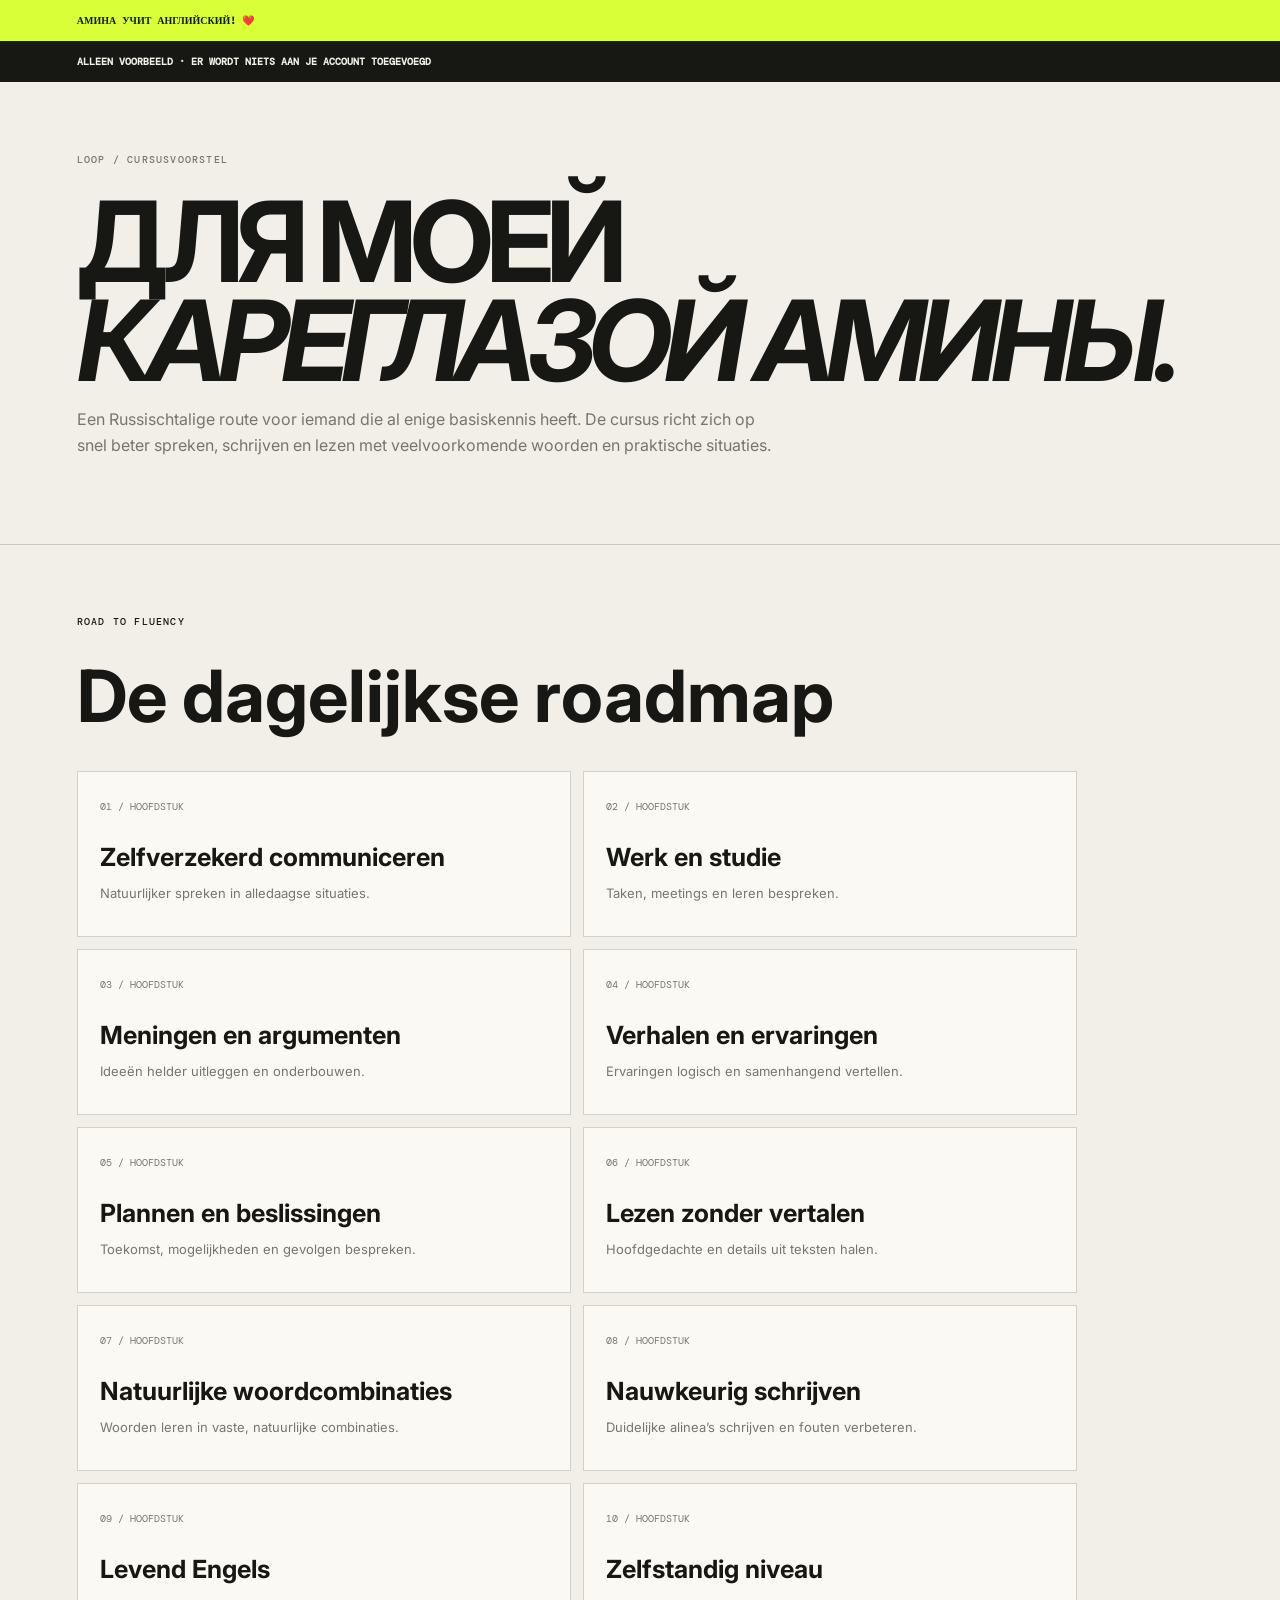
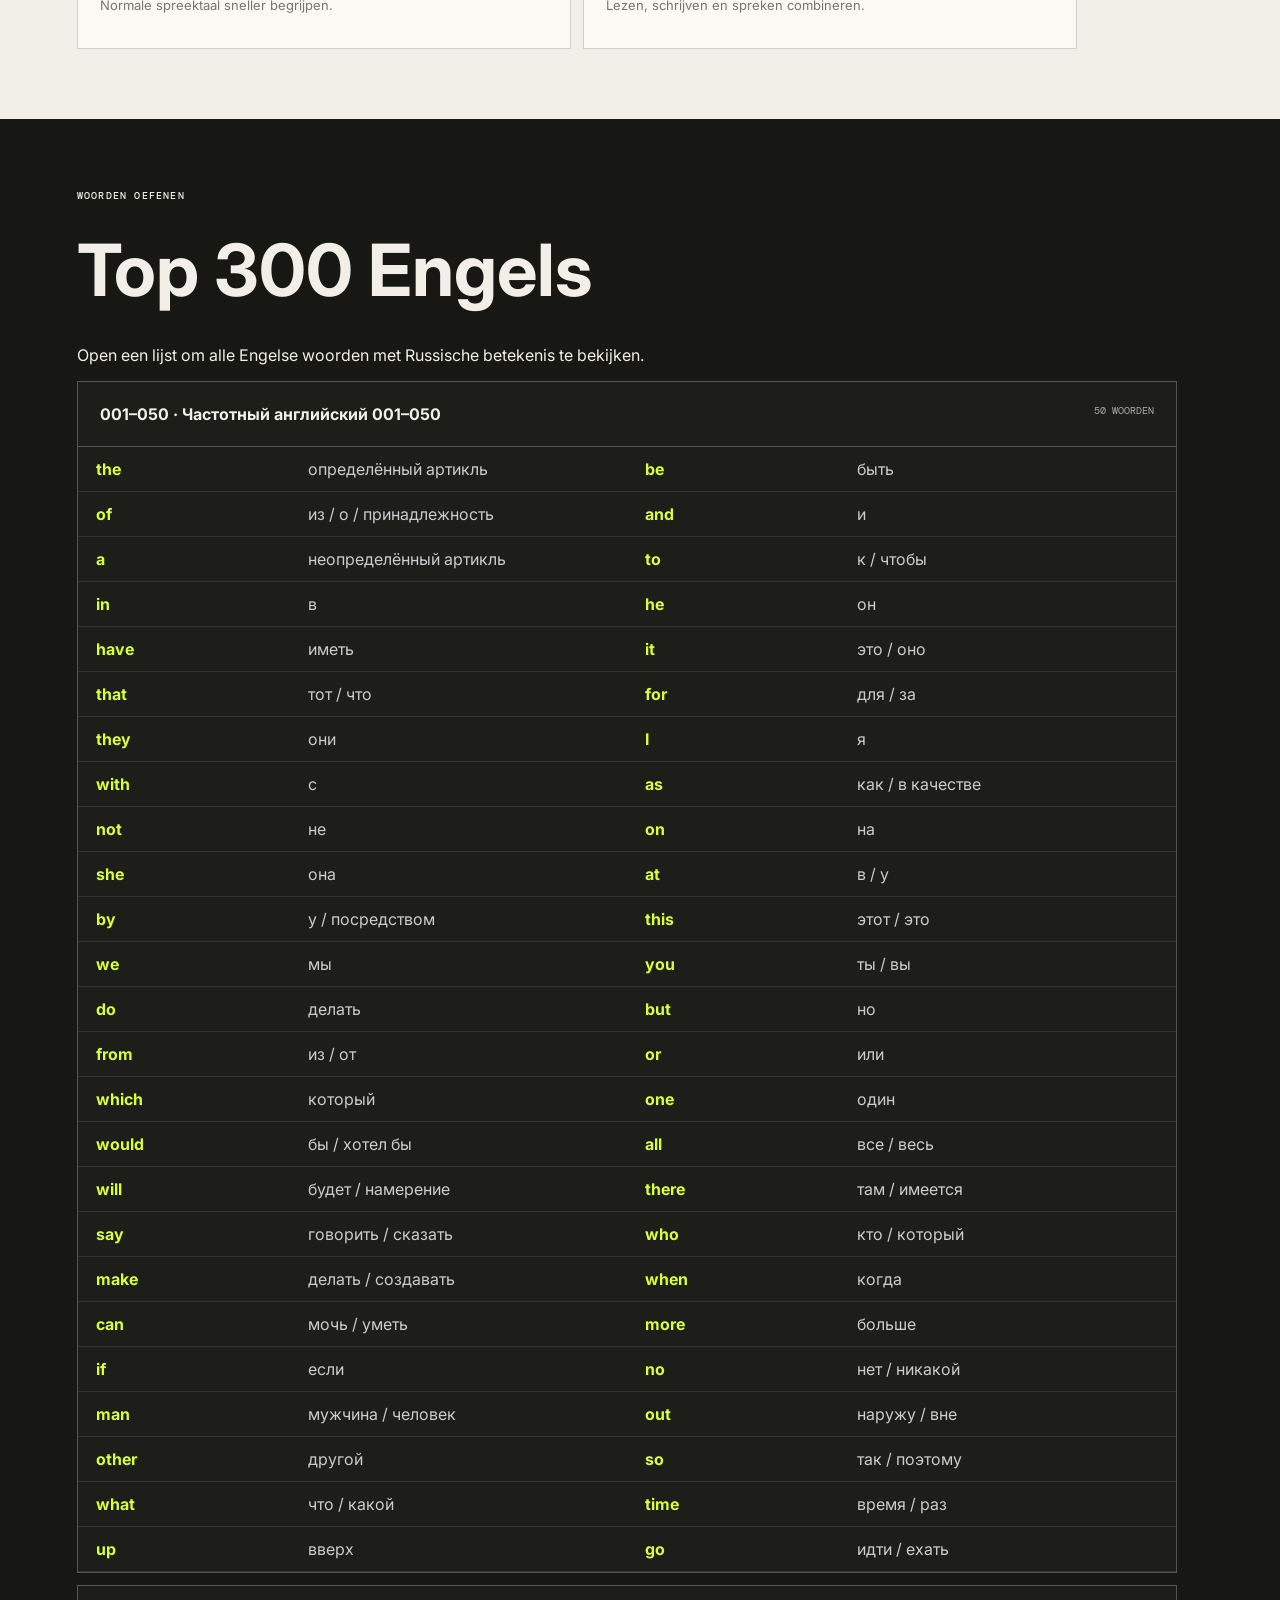
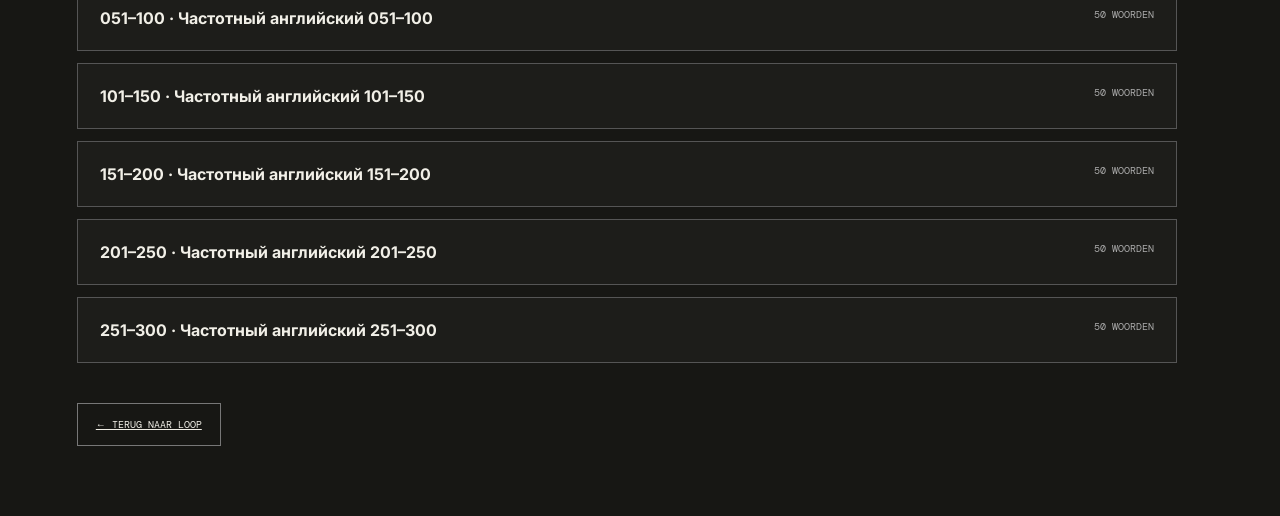
<file: amina-preview.html>
<!doctype html>
<html lang="nl">
<head>
  <meta charset="UTF-8">
  <meta name="viewport" content="width=device-width, initial-scale=1">
  <meta name="theme-color" content="#171714">
  <title>LOOP — Voorbeeld cursus Amina</title>
  <link rel="stylesheet" href="styles.css?v=36">
  <style>
    .preview-head{padding:70px clamp(18px,6vw,80px);border-bottom:1px solid var(--line)}
    .preview-head h1{font-size:clamp(48px,9vw,112px);line-height:.88;letter-spacing:-.07em;margin:18px 0}
    .preview-head p{max-width:700px;color:var(--muted);line-height:1.6}
    .preview-note{background:var(--accent);color:var(--ink);padding:14px clamp(18px,6vw,80px);font:600 10px 'DM Mono';text-transform:uppercase}
    .preview-road{padding:70px clamp(18px,6vw,80px)}
    .preview-road h2,.preview-lists h2{font-size:clamp(38px,6vw,72px);margin:8px 0 32px}
    .preview-chapters{display:grid;grid-template-columns:repeat(2,1fr);gap:12px;max-width:1000px}
    .preview-chapters article{border:1px solid var(--line);padding:22px;background:var(--white)}
    .preview-chapters span{font:10px 'DM Mono';color:var(--muted)}
    .preview-chapters h3{font-size:25px;margin:28px 0 6px}.preview-chapters p{color:var(--muted);font-size:13px}
    .preview-lists{padding:70px clamp(18px,6vw,80px);background:var(--ink);color:var(--paper)}
    .preview-list-grid{display:grid;gap:12px;max-width:1100px}.preview-list{border:1px solid #555;background:#1d1d1a}
    .preview-list summary{cursor:pointer;padding:22px;display:flex;justify-content:space-between;gap:20px;font-weight:700}.preview-list summary small{font:10px 'DM Mono';color:#aaa}
    .preview-words{display:grid;grid-template-columns:repeat(2,1fr);border-top:1px solid #555}.preview-words div{padding:12px 18px;border-bottom:1px solid #333;display:grid;grid-template-columns:1fr 1.5fr;gap:12px}.preview-words b{color:var(--accent)}.preview-words span{color:#ccc}
    .preview-back{display:inline-flex;margin-top:40px;color:var(--paper);border:1px solid #777;padding:14px 18px;text-transform:uppercase;font:10px 'DM Mono'}
    @media(max-width:680px){.preview-chapters,.preview-words{grid-template-columns:1fr}.preview-head{padding-top:48px}.preview-list summary{flex-direction:column}.preview-words div{font-size:14px}}
  </style>
</head>
<body>
  <div class="preview-note">Амина учит английский! ❤️</div>
  <div class="preview-note" style="background:#171714;color:#f3f1e8">Alleen voorbeeld · er wordt niets aan je account toegevoegd</div>
  <header class="preview-head"><p class="eyebrow">LOOP / CURSUSVOORSTEL</p><h1>ДЛЯ МОЕЙ<br><em>КАРЕГЛАЗОЙ АМИНЫ.</em></h1><p>Een Russischtalige route voor iemand die al enige basiskennis heeft. De cursus richt zich op snel beter spreken, schrijven en lezen met veelvoorkomende woorden en praktische situaties.</p></header>
  <main>
    <section class="preview-road"><p class="eyebrow">ROAD TO FLUENCY</p><h2>De dagelijkse roadmap</h2><div class="preview-chapters" id="preview-chapters"></div></section>
    <section class="preview-lists"><p class="eyebrow">WOORDEN OEFENEN</p><h2>Top 300 Engels</h2><p>Open een lijst om alle Engelse woorden met Russische betekenis te bekijken.</p><div class="preview-list-grid" id="preview-lists"></div><a class="preview-back" href="index.html">← Terug naar LOOP</a></section>
  </main>
  <script src="english-russian-data.js?v=35"></script>
  <script>
    const chapters=['Zelfverzekerd communiceren','Werk en studie','Meningen en argumenten','Verhalen en ervaringen','Plannen en beslissingen','Lezen zonder vertalen','Natuurlijke woordcombinaties','Nauwkeurig schrijven','Levend Engels','Zelfstandig niveau'];
    const descriptions=['Natuurlijker spreken in alledaagse situaties.','Taken, meetings en leren bespreken.','Ideeën helder uitleggen en onderbouwen.','Ervaringen logisch en samenhangend vertellen.','Toekomst, mogelijkheden en gevolgen bespreken.','Hoofdgedachte en details uit teksten halen.','Woorden leren in vaste, natuurlijke combinaties.','Duidelijke alinea’s schrijven en fouten verbeteren.','Normale spreektaal sneller begrijpen.','Lezen, schrijven en spreken combineren.'];
    document.querySelector('#preview-chapters').innerHTML=chapters.map((title,i)=>`<article><span>${String(i+1).padStart(2,'0')} / HOOFDSTUK</span><h3>${title}</h3><p>${descriptions[i]}</p></article>`).join('');
    document.querySelector('#preview-lists').innerHTML=(window.EN_RU_FREQUENCY_LISTS||[]).map((list,i)=>`<details class="preview-list" ${i===0?'open':''}><summary><span>${String(i*50+1).padStart(3,'0')}–${String((i+1)*50).padStart(3,'0')} · ${list.title}</span><small>50 WOORDEN</small></summary><div class="preview-words">${list.words.map(word=>`<div><b>${word.front}</b><span>${word.back}</span></div>`).join('')}</div></details>`).join('');
  </script>
</body>
</html>
</file>
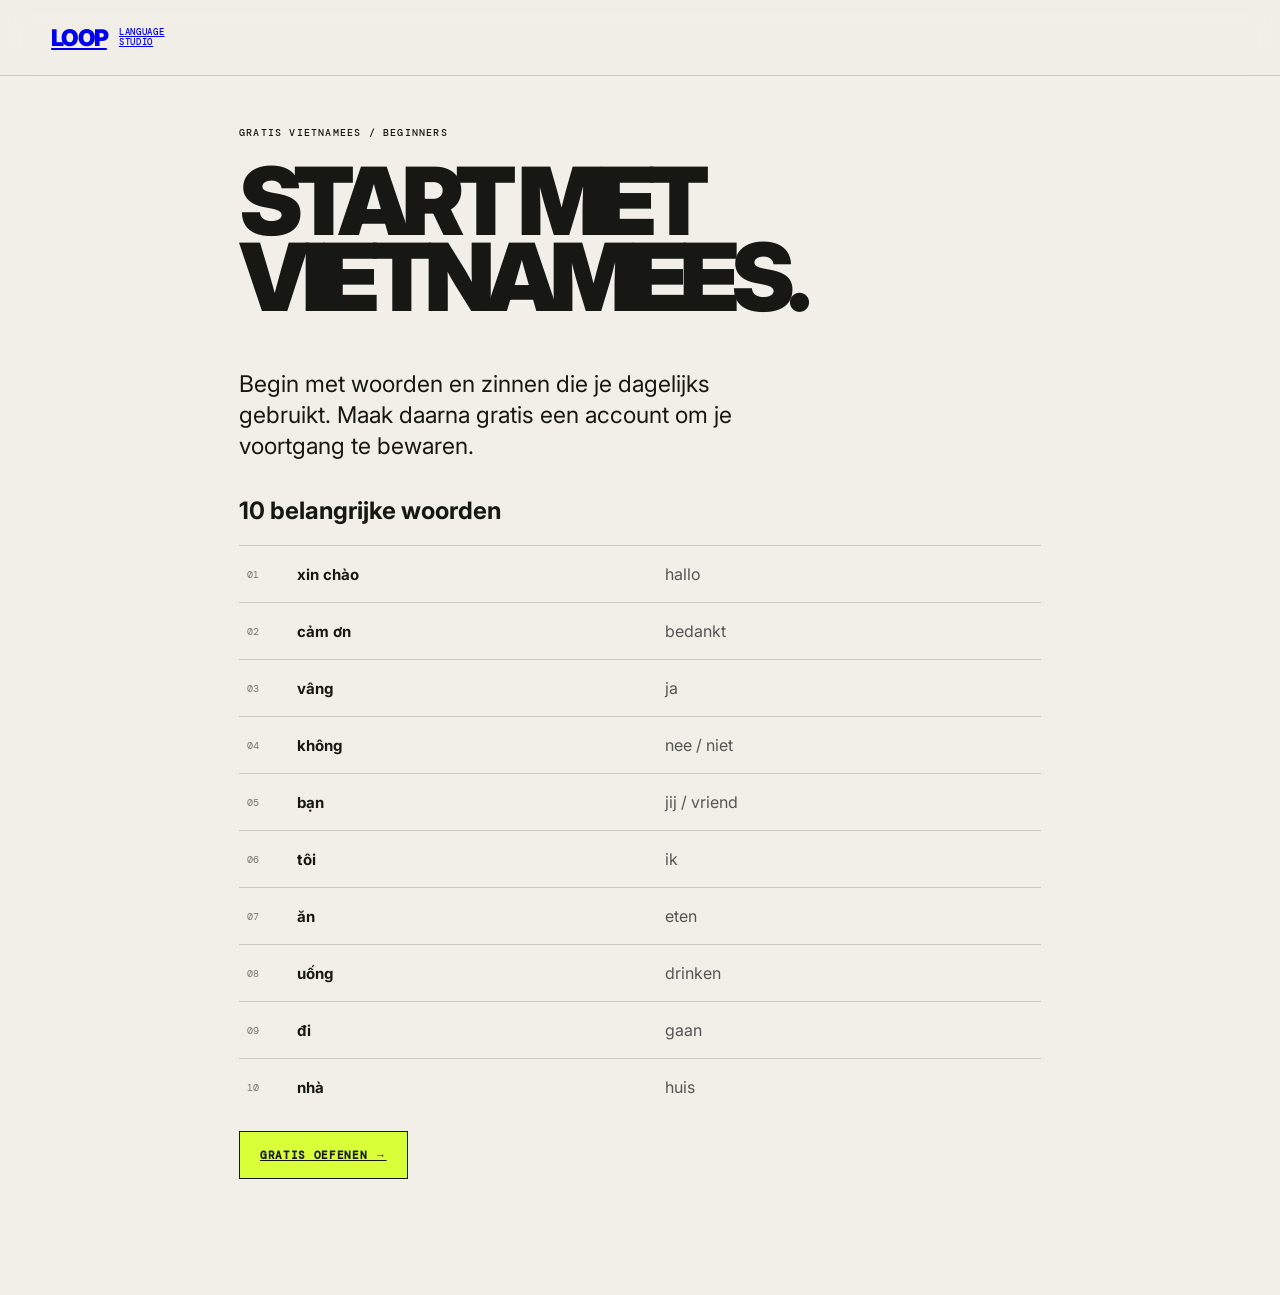
<file: learn-vietnamese.html>
<!doctype html><html lang="nl"><head><meta charset="UTF-8"><meta name="viewport" content="width=device-width,initial-scale=1"><meta name="description" content="Leer gratis de belangrijkste Vietnamese woorden en zinnen met Nederlandse vertaling."><link rel="stylesheet" href="styles.css?v=10"><title>Gratis Vietnamees leren — LOOP</title></head><body><header class="topbar"><a class="brand" href="./"><span>LOOP</span><small>Language studio</small></a></header><main class="narrow"><p class="eyebrow">GRATIS VIETNAMEES / BEGINNERS</p><h1>START MET<br>VIETNAMEES.</h1><p class="intro">Begin met woorden en zinnen die je dagelijks gebruikt. Maak daarna gratis een account om je voortgang te bewaren.</p><h2>10 belangrijke woorden</h2><div class="word-table"><div class="word-row"><span>01</span><b>xin chào</b><span>hallo</span></div><div class="word-row"><span>02</span><b>cảm ơn</b><span>bedankt</span></div><div class="word-row"><span>03</span><b>vâng</b><span>ja</span></div><div class="word-row"><span>04</span><b>không</b><span>nee / niet</span></div><div class="word-row"><span>05</span><b>bạn</b><span>jij / vriend</span></div><div class="word-row"><span>06</span><b>tôi</b><span>ik</span></div><div class="word-row"><span>07</span><b>ăn</b><span>eten</span></div><div class="word-row"><span>08</span><b>uống</b><span>drinken</span></div><div class="word-row"><span>09</span><b>đi</b><span>gaan</span></div><div class="word-row"><span>10</span><b>nhà</b><span>huis</span></div></div><p><a class="btn btn-accent" href="./?v=10">Gratis oefenen →</a></p></main></body></html>
</file>
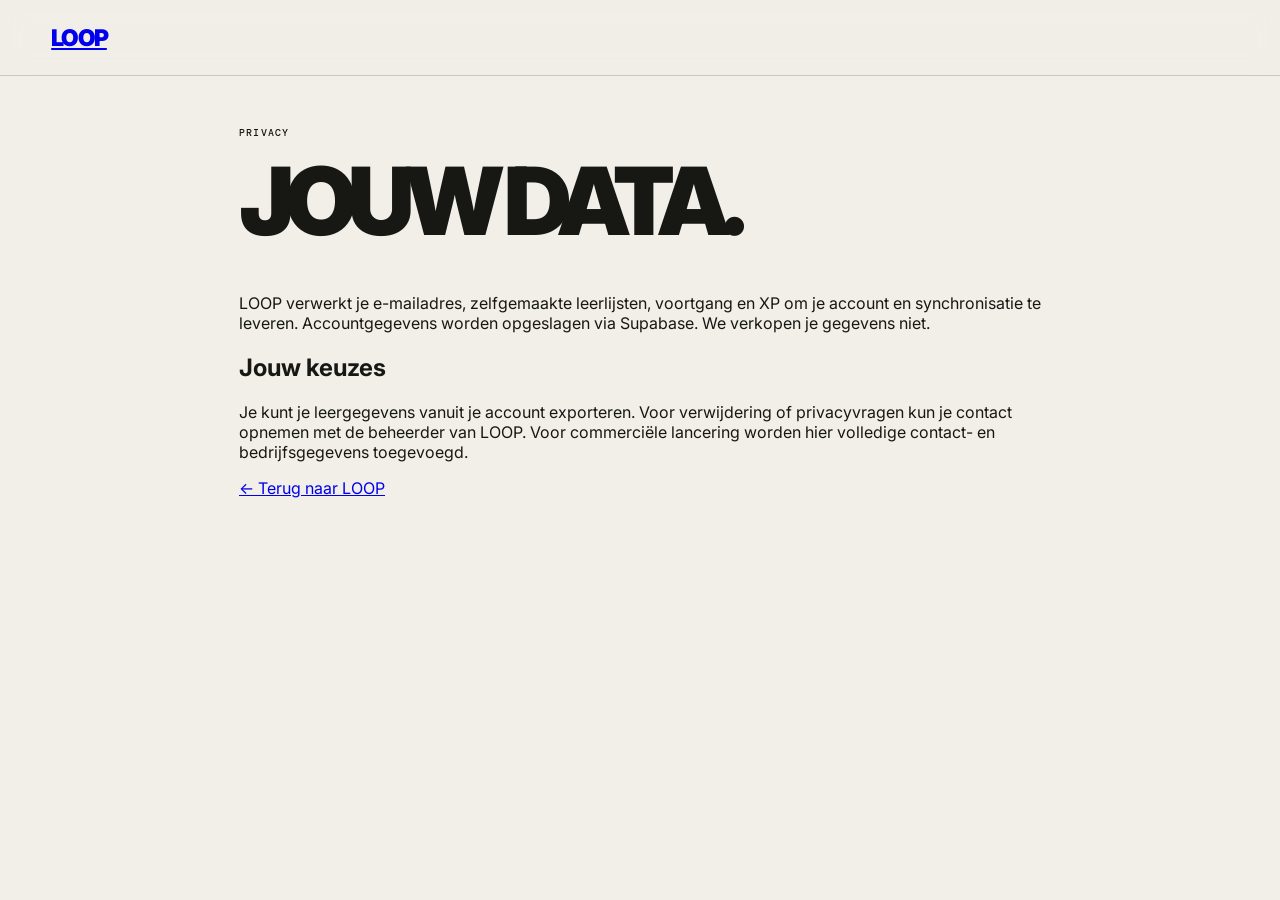
<file: privacy.html>
<!doctype html><html lang="nl"><head><meta charset="UTF-8"><meta name="viewport" content="width=device-width,initial-scale=1"><link rel="stylesheet" href="styles.css?v=10"><title>Privacy — LOOP</title></head><body><header class="topbar"><a class="brand" href="./"><span>LOOP</span></a></header><main class="narrow"><p class="eyebrow">PRIVACY</p><h1>JOUW DATA.</h1><p>LOOP verwerkt je e-mailadres, zelfgemaakte leerlijsten, voortgang en XP om je account en synchronisatie te leveren. Accountgegevens worden opgeslagen via Supabase. We verkopen je gegevens niet.</p><h2>Jouw keuzes</h2><p>Je kunt je leergegevens vanuit je account exporteren. Voor verwijdering of privacyvragen kun je contact opnemen met de beheerder van LOOP. Voor commerciële lancering worden hier volledige contact- en bedrijfsgegevens toegevoegd.</p><p><a href="./">← Terug naar LOOP</a></p></main></body></html>
</file>
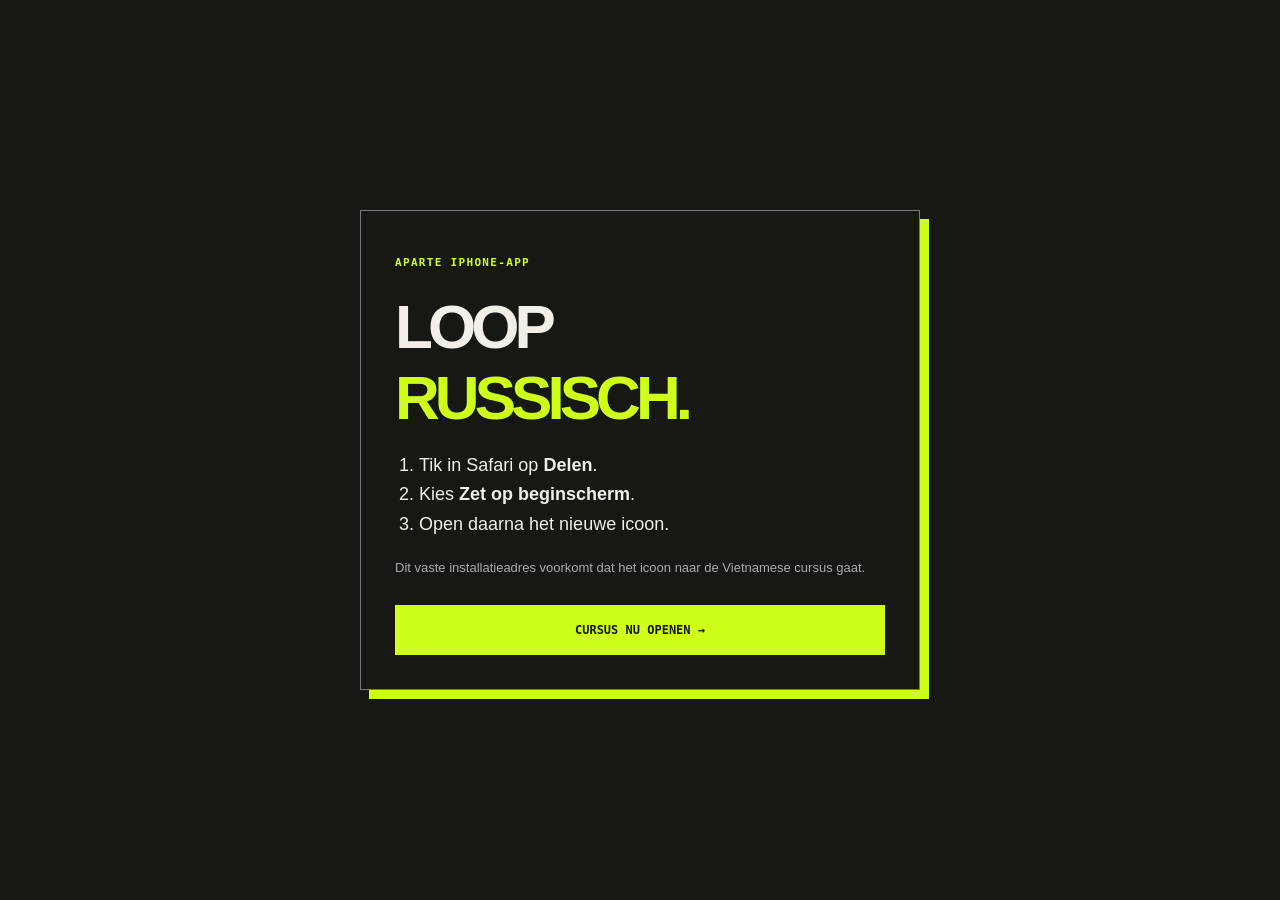
<file: russian.html>
<!doctype html>
<html lang="nl">
<head>
  <meta charset="UTF-8">
  <meta name="viewport" content="width=device-width, initial-scale=1, viewport-fit=cover">
  <meta name="theme-color" content="#171714">
  <meta name="apple-mobile-web-app-capable" content="yes">
  <meta name="apple-mobile-web-app-title" content="LOOP Russisch">
  <link rel="manifest" href="manifest-richard.webmanifest">
  <link rel="icon" href="icon.svg" type="image/svg+xml">
  <title>LOOP Russisch installeren</title>
  <script>
    (()=>{const launch=new URLSearchParams(location.search).get('launch')==='1',standalone=window.navigator.standalone===true||window.matchMedia('(display-mode: standalone)').matches;if(launch||standalone)location.replace('./?course=richard&lang=nl');})();
  </script>
  <style>
    *{box-sizing:border-box}body{margin:0;min-height:100vh;background:#171714;color:#f1efe7;font-family:Arial,sans-serif;display:grid;place-items:center;padding:24px}.card{width:min(560px,100%);border:1px solid #777;padding:34px;box-shadow:9px 9px 0 #ceff1a}.eyebrow{font:700 11px monospace;letter-spacing:.12em;color:#ceff1a}.logo{font-size:62px;font-weight:900;letter-spacing:-.08em;margin:22px 0 8px}.logo span{display:block;color:#ceff1a}.steps{line-height:1.65;font-size:18px;padding-left:24px}.button{display:block;margin-top:28px;padding:17px;border:1px solid #ceff1a;color:#171714;background:#ceff1a;text-decoration:none;text-align:center;font:700 12px monospace;text-transform:uppercase}.note{color:#aaa;font-size:13px;line-height:1.5}
  </style>
</head>
<body><main class="card"><p class="eyebrow">APARTE IPHONE-APP</p><div class="logo">LOOP <span>RUSSISCH.</span></div><ol class="steps"><li>Tik in Safari op <b>Delen</b>.</li><li>Kies <b>Zet op beginscherm</b>.</li><li>Open daarna het nieuwe icoon.</li></ol><p class="note">Dit vaste installatieadres voorkomt dat het icoon naar de Vietnamese cursus gaat.</p><a class="button" href="./?course=richard&amp;lang=nl">Cursus nu openen →</a></main></body>
</html>
</file>
<file: styles.css>
@import url('https://fonts.googleapis.com/css2?family=DM+Mono:wght@400;500&family=Inter:wght@400;500;600;700;800;900&display=swap');

:root{--ink:#171714;--paper:#f1efe7;--cream:#dedbcf;--accent:#d8ff38;--orange:#ff5a36;--line:rgba(23,23,20,.18);--muted:#77766e;--white:#faf9f4}
*{box-sizing:border-box}html{scroll-behavior:smooth}body{margin:0;background:var(--paper);color:var(--ink);font-family:Inter,Arial,sans-serif;min-height:100vh}button,input,textarea{font:inherit;color:inherit}button{cursor:pointer}.ticker{height:28px;overflow:hidden;background:var(--accent);border-bottom:1px solid var(--ink);font:500 10px/28px 'DM Mono',monospace;letter-spacing:.15em;white-space:nowrap}.ticker div{animation:marquee 24s linear infinite;width:max-content}@keyframes marquee{to{transform:translateX(-50%)}}
.topbar{height:76px;display:grid;grid-template-columns:1fr auto 1fr;align-items:center;padding:0 clamp(20px,4vw,64px);border-bottom:1px solid var(--line);position:sticky;top:0;background:rgba(241,239,231,.94);backdrop-filter:blur(12px);z-index:10}.brand{display:flex;align-items:center;gap:12px;border:0;background:none;padding:0;justify-self:start}.brand span{font-size:23px;font-weight:900;letter-spacing:-.08em}.brand small{font:500 9px/1.1 'DM Mono';text-transform:uppercase;letter-spacing:.08em;max-width:50px;text-align:left}.topbar nav{display:flex;gap:32px}.nav-link{border:0;background:none;font:500 11px 'DM Mono';text-transform:uppercase;letter-spacing:.09em;padding:8px 0}.nav-link.active{border-bottom:2px solid}.score-pill{justify-self:end;border:1px solid;border-radius:99px;padding:9px 14px;font:500 11px 'DM Mono'}.score-pill span,.quiz-score span{color:var(--orange)}
main{max-width:1440px;margin:auto}.view{display:none}.view.active{display:block}.hero{display:grid;grid-template-columns:1.55fr .75fr;min-height:640px;border-bottom:1px solid var(--line)}.hero-copy{padding:clamp(56px,7vw,104px) clamp(24px,7vw,104px)}.eyebrow{font:500 10px 'DM Mono';letter-spacing:.12em;text-transform:uppercase;margin:0 0 24px}.hero h1,.page-head h1,.narrow h1{font-size:clamp(64px,9vw,138px);line-height:.81;letter-spacing:-.085em;margin:0;font-weight:900}.hero h1 em,.page-head h1 em{font-family:Georgia,serif;font-weight:400}.intro{font-size:clamp(17px,2vw,23px);line-height:1.35;max-width:560px;margin:42px 0 34px}.hero-card{background:var(--ink);color:var(--paper);padding:28px;display:flex;flex-direction:column;justify-content:flex-end}.motif{margin:auto;width:min(100%,340px);aspect-ratio:1;display:grid;grid-template-columns:1fr 1fr;transform:rotate(6deg)}.motif span{border:1px solid rgba(255,255,255,.45);display:grid;place-items:center;font-size:clamp(50px,6vw,90px);font-weight:900}.motif span:nth-child(2){background:var(--accent);color:var(--ink)}.motif span:nth-child(3){background:var(--orange);color:var(--ink)}.hero-stat{display:flex;justify-content:space-between;border-top:1px solid rgba(255,255,255,.25);padding:18px 0;font:500 11px 'DM Mono';text-transform:uppercase}.hero-stat strong{font-size:16px}
.btn{border:1px solid var(--ink);padding:16px 20px;text-transform:uppercase;font:600 11px 'DM Mono';letter-spacing:.06em;display:inline-flex;align-items:center;justify-content:space-between;gap:36px;transition:.18s}.btn:hover{transform:translateY(-2px);box-shadow:4px 4px 0 var(--ink)}.btn-accent{background:var(--accent)}.btn-dark{background:var(--ink);color:var(--paper)}.btn-ghost{background:transparent}.section-block{padding:80px clamp(20px,5vw,72px)}.section-heading,.page-head{display:flex;align-items:flex-end;justify-content:space-between;gap:24px;margin-bottom:34px}.section-heading h2,.roadmap h2{font-size:clamp(38px,5vw,72px);line-height:.95;letter-spacing:-.055em;margin:0}.text-button,.back-button{border:0;background:none;font:500 11px 'DM Mono';text-transform:uppercase;padding:10px 0}.list-grid{display:grid;grid-template-columns:repeat(3,1fr);gap:16px}.list-card{min-height:250px;border:1px solid var(--ink);padding:24px;background:var(--white);display:flex;flex-direction:column;text-align:left;transition:.18s}.list-card:hover{transform:translateY(-4px);box-shadow:6px 6px 0 var(--ink)}.list-card .card-num{font:10px 'DM Mono';color:var(--muted)}.list-card h3{font-size:27px;letter-spacing:-.045em;margin:auto 0 12px;max-width:90%}.list-card p{font:10px 'DM Mono';text-transform:uppercase;color:var(--muted)}.card-foot{border-top:1px solid var(--line);padding-top:16px;display:flex;justify-content:space-between;font:500 11px 'DM Mono'}.empty{border:1px dashed var(--muted);padding:50px;text-align:center;grid-column:1/-1}.empty p{color:var(--muted)}.roadmap{background:var(--ink);color:var(--paper);padding:80px clamp(20px,5vw,72px)}.roadmap-grid{display:grid;grid-template-columns:repeat(3,1fr);margin-top:50px;border-top:1px solid #555}.roadmap-item{padding:28px 24px 40px;border-right:1px solid #555;min-height:250px;position:relative}.roadmap-item span{font:11px 'DM Mono';color:#999}.roadmap-item h3{font-size:30px;margin:66px 0 8px}.roadmap-item p{color:#aaa;max-width:240px;font-size:13px;line-height:1.5}.roadmap-item b{position:absolute;right:20px;top:24px;font:10px 'DM Mono';border:1px solid #555;padding:6px}.roadmap-item.live b{background:var(--accent);color:var(--ink);border-color:var(--accent)}
.page-head{padding:80px clamp(20px,5vw,72px) 48px}.page-head h1{font-size:clamp(68px,10vw,150px)}.toolbar{border-block:1px solid var(--line);padding:16px clamp(20px,5vw,72px);display:flex;justify-content:space-between;align-items:center;font:10px 'DM Mono';text-transform:uppercase}.search{display:flex;align-items:center;gap:10px}.search input{border:0;background:none;outline:0;width:min(40vw,320px)}#all-lists{padding:40px clamp(20px,5vw,72px) 100px}.narrow{max-width:850px;padding:50px 24px 100px;margin:auto}.narrow h1{font-size:clamp(54px,8vw,94px);margin-bottom:54px}form label{display:block;text-transform:uppercase;font:500 10px 'DM Mono';letter-spacing:.06em;margin:24px 0 8px}form input,form textarea{display:block;width:100%;border:1px solid var(--ink);background:var(--white);padding:17px;margin-top:9px;outline:0;border-radius:0;font:500 16px Inter}form input:focus,form textarea:focus{box-shadow:4px 4px 0 var(--accent)}form textarea{resize:vertical;line-height:1.6}.field-row{display:grid;grid-template-columns:1fr auto 1fr;gap:12px;align-items:end}.swap{height:53px;width:53px;border:1px solid;background:var(--accent);margin-bottom:8px}.label-note{float:right;color:var(--muted)}.input-hint{font:10px 'DM Mono';color:var(--muted)}.form-actions{display:flex;justify-content:flex-end;gap:12px;margin-top:32px}
#detail-view{padding:48px clamp(20px,5vw,72px) 100px}.detail-head{display:flex;justify-content:space-between;align-items:flex-end;border-bottom:1px solid;padding:46px 0 36px}.detail-head h1{font-size:clamp(48px,7vw,104px);letter-spacing:-.07em;line-height:.9;margin:0 0 14px}.detail-head p{font:11px 'DM Mono';color:var(--muted)}.detail-actions{display:flex;gap:8px}.icon-btn{border:1px solid;background:none;padding:10px 12px;font:10px 'DM Mono';text-transform:uppercase}.icon-btn.danger{color:#a32c19}.practice-options{display:grid;grid-template-columns:1fr 1fr;gap:14px;padding:40px 0}.practice-card{border:1px solid;background:var(--white);padding:24px;display:flex;gap:18px;align-items:center;text-align:left}.practice-card:hover{background:var(--accent)}.practice-icon{height:50px;width:50px;border:1px solid;display:grid;place-items:center;font-weight:800}.practice-card div{display:flex;flex-direction:column;gap:5px}.practice-card b{font-size:17px}.practice-card small{color:var(--muted)}.practice-card i{margin-left:auto;font-style:normal;font-size:24px}.word-table-head{display:flex;justify-content:space-between;align-items:center;margin-top:28px}.word-table-head h2{font-size:30px}.word-table-head span{font:10px 'DM Mono'}.word-row{display:grid;grid-template-columns:50px 1fr 1fr;border-top:1px solid var(--line);padding:18px 8px;align-items:center}.word-row span:first-child{font:10px 'DM Mono';color:var(--muted)}.word-row b{font-size:15px}.word-row span:last-child{color:#555}
.quiz-shell{min-height:calc(100vh - 104px);background:var(--ink);color:var(--paper);padding:24px clamp(18px,4vw,56px)}.quiz-top{display:grid;grid-template-columns:44px 1fr 80px;gap:20px;align-items:center}.quiz-close{border:1px solid #555;color:var(--paper);background:none;width:42px;height:42px;font-size:28px}.progress-track{height:6px;background:#45453f}.progress-track span{display:block;background:var(--accent);height:100%;transition:.25s}.quiz-score{text-align:right;font:12px 'DM Mono'}.quiz-stage{min-height:calc(100vh - 180px);display:grid;place-items:center}.quiz-card{width:min(700px,100%)}.quiz-kicker{font:10px 'DM Mono';color:#999;text-transform:uppercase;letter-spacing:.1em}.quiz-word{font-size:clamp(48px,9vw,110px);letter-spacing:-.07em;line-height:.92;margin:30px 0 42px}.answer-wrap{display:flex}.answer-wrap input{width:100%;background:transparent;color:var(--paper);border:0;border-bottom:2px solid var(--paper);padding:14px 4px;font-size:22px;outline:0}.answer-wrap button{background:var(--accent);border:0;padding:0 24px;font-size:24px}.answer-feedback{min-height:74px;padding-top:20px}.answer-feedback.correct{color:var(--accent)}.answer-feedback.wrong{color:#ff7c62}.flashcard{width:min(680px,100%);height:min(54vh,440px);perspective:1000px;cursor:pointer}.flash-inner{height:100%;position:relative;transform-style:preserve-3d;transition:.45s}.flashcard.flipped .flash-inner{transform:rotateY(180deg)}.flash-face{position:absolute;inset:0;backface-visibility:hidden;background:var(--paper);color:var(--ink);display:flex;flex-direction:column;align-items:center;justify-content:center;padding:30px;border:1px solid #777;text-align:center}.flash-face.back{transform:rotateY(180deg);background:var(--accent)}.flash-face small{font:10px 'DM Mono';text-transform:uppercase}.flash-face strong{font-size:clamp(42px,8vw,80px);letter-spacing:-.06em}.card-controls{display:flex;gap:12px;justify-content:center;margin-top:24px}.card-controls button{border:1px solid #777;background:none;color:var(--paper);padding:14px 22px;text-transform:uppercase;font:11px 'DM Mono'}.card-controls button:last-child{background:var(--accent);color:var(--ink)}.result-card{text-align:center}.result-card .result-grade{font:900 clamp(90px,20vw,220px)/.8 Inter;color:var(--accent);letter-spacing:-.1em}.result-card h2{font-size:36px}.result-card p{color:#aaa}.result-actions{display:flex;gap:12px;justify-content:center;margin-top:30px}.toast{position:fixed;left:50%;bottom:30px;transform:translate(-50%,120px);background:var(--ink);color:var(--paper);padding:14px 18px;font:11px 'DM Mono';z-index:30;transition:.25s}.toast.show{transform:translate(-50%,0)}
@media(max-width:760px){.topbar{height:64px;padding:0 16px;grid-template-columns:1fr auto}.brand small,.topbar nav{display:none}.hero{grid-template-columns:1fr;min-height:0}.hero-copy{padding:58px 20px 64px}.hero h1{font-size:65px}.intro{font-size:17px;margin:30px 0}.hero-card{min-height:430px}.list-grid{grid-template-columns:1fr}.section-block{padding:60px 16px}.section-heading{align-items:center}.section-heading h2{font-size:40px}.roadmap{padding:60px 16px}.roadmap-grid{grid-template-columns:1fr}.roadmap-item{border-right:0;border-bottom:1px solid #555;min-height:180px}.roadmap-item h3{margin-top:34px}.page-head{padding:55px 16px 34px;align-items:flex-start;flex-direction:column}.page-head h1{font-size:68px}.toolbar{padding:14px 16px}#all-lists{padding:25px 16px 80px}.field-row{grid-template-columns:1fr 45px 1fr}.swap{width:45px}.form-actions .btn{gap:12px;padding:14px}.detail-head{align-items:flex-start;flex-direction:column;gap:24px}.practice-options{grid-template-columns:1fr}.word-row{grid-template-columns:34px 1fr 1fr;gap:8px}.quiz-shell{min-height:calc(100vh - 92px);padding:18px}.quiz-top{grid-template-columns:42px 1fr 55px;gap:12px}.quiz-stage{min-height:calc(100vh - 140px)}.quiz-word{font-size:54px}.answer-wrap input{font-size:17px}.flashcard{height:48vh}.result-actions{flex-direction:column}}
@media(prefers-reduced-motion:reduce){*{scroll-behavior:auto}.ticker div{animation:none}}
.btn-accent,.answer-wrap button{color:var(--ink)}
.answer-wrap button{font-weight:800}
.sentence-grid{display:grid;grid-template-columns:repeat(3,1fr);gap:16px;padding:40px clamp(20px,5vw,72px) 100px}.sentence-pack{min-height:310px;border:1px solid var(--ink);background:var(--white);padding:24px;text-align:left;display:flex;flex-direction:column;transition:.18s}.sentence-pack:hover{transform:translateY(-4px);box-shadow:6px 6px 0 var(--ink)}.sentence-pack h2{font-size:34px;letter-spacing:-.05em;margin:auto 0 8px}.sentence-pack>p{color:var(--muted);font-size:13px;line-height:1.5;min-height:40px}.sentence-progress{height:7px;background:var(--cream);margin:20px 0}.sentence-progress span{display:block;height:100%;background:var(--accent)}#sentence-detail-view{padding:48px clamp(20px,5vw,72px) 100px}.sentence-row{display:grid;grid-template-columns:50px 1fr auto;gap:14px;border-top:1px solid var(--line);padding:22px 8px;align-items:start}.sentence-row>span{font:10px 'DM Mono';color:var(--muted)}.sentence-row b{font-size:18px}.sentence-row p{margin:6px 0;color:#555}.sentence-row small{display:block;color:var(--muted);font:10px/1.5 'DM Mono'}.sentence-row em{font:500 9px 'DM Mono';font-style:normal;border:1px solid;padding:6px}.sentence-prompt{font-size:clamp(32px,6vw,64px);line-height:1.04;letter-spacing:-.05em;margin:28px 0 44px}.built-sentence{min-height:76px;border-bottom:2px solid var(--paper);display:flex;flex-wrap:wrap;align-items:center;gap:8px;padding:12px 4px}.built-sentence>span{color:#777}.built-sentence button,.word-tiles button{border:1px solid #777;background:transparent;color:var(--paper);padding:12px 14px;font:500 14px 'DM Mono'}.built-sentence button{background:var(--accent);color:var(--ink);border-color:var(--accent)}.word-tiles{display:flex;flex-wrap:wrap;gap:10px;padding:24px 0}.sentence-check{margin-top:8px}.answer-feedback small{display:block;margin-top:10px;color:#bbb}.feedback-actions{display:flex;gap:10px;margin-top:16px}.feedback-actions button,.feedback-next{border:1px solid currentColor;background:transparent;color:inherit;padding:10px 12px;font:500 10px 'DM Mono';text-transform:uppercase}.feedback-next{margin-left:12px}
@media(max-width:760px){.topbar{grid-template-columns:auto 1fr auto;gap:10px;padding:0 10px}.topbar nav{display:flex;justify-content:center;gap:12px}.nav-link{font-size:9px}.brand span{font-size:19px}.score-pill{padding:7px 9px;font-size:9px}.sentence-grid{grid-template-columns:1fr;padding:25px 16px 80px}.sentence-row{grid-template-columns:30px 1fr}.sentence-row em{grid-column:2;width:max-content}.sentence-prompt{font-size:36px;margin-bottom:28px}.feedback-actions{flex-direction:column}.feedback-next{margin:12px 0 0}.built-sentence button,.word-tiles button{padding:11px;font-size:13px}}
.top-actions,.quiz-tools{display:flex;align-items:center;gap:8px}.theme-toggle{width:36px;height:36px;border:1px solid;border-radius:50%;background:transparent}.quiz-top{grid-template-columns:44px 1fr auto}.quiz-tools>button{border:1px solid #666;background:transparent;color:var(--paper);height:36px;padding:0 10px;font:500 9px 'DM Mono';text-transform:uppercase}.choice-grid{display:grid;grid-template-columns:1fr 1fr;gap:12px}.choice-grid button{min-height:68px;text-align:left;padding:16px;border:1px solid #777;background:transparent;color:var(--paper);font-weight:600}.choice-grid button:hover,.choice-grid button.is-correct{background:var(--accent);color:var(--ink);border-color:var(--accent)}.choice-grid button:disabled{opacity:.72}.choice-grid button.is-correct{opacity:1}.photo-import{display:flex;align-items:center;gap:14px;margin-top:20px}.photo-import small{color:var(--muted);line-height:1.4}.dark-theme{background:#11110f;color:#f3f1e8}.dark-theme .topbar{background:rgba(17,17,15,.94);border-color:#444}.dark-theme .topbar button,.dark-theme .score-pill,.dark-theme .text-button,.dark-theme .back-button,.dark-theme .icon-btn{color:#f3f1e8;border-color:#666}.dark-theme .list-card,.dark-theme .sentence-pack,.dark-theme .practice-card,.dark-theme form input,.dark-theme form textarea{background:#1c1c19;color:#f3f1e8;border-color:#666}.dark-theme .list-card p,.dark-theme .practice-card small,.dark-theme .sentence-row p,.dark-theme .word-row span:last-child{color:#aaa}.dark-theme .toolbar,.dark-theme .detail-head,.dark-theme .sentence-row,.dark-theme .word-row{border-color:#555}.dark-theme .btn-ghost{color:#f3f1e8;border-color:#777}.dark-theme .btn-accent{color:#171714}.dark-theme .swap{color:#171714}.dark-theme .empty{border-color:#777}
@media(max-width:760px){.quiz-top{grid-template-columns:42px 1fr auto;gap:8px}.quiz-tools{gap:4px}.quiz-tools>button{padding:0 6px}.quiz-score{font-size:10px}.choice-grid{grid-template-columns:1fr}.photo-import{align-items:flex-start;flex-direction:column}.top-actions{gap:5px}.theme-toggle{width:30px;height:30px}.score-pill{white-space:nowrap}}
.auth-gate{position:fixed;inset:0;z-index:100;background:var(--ink);color:var(--paper);display:grid;place-items:center;padding:20px}.auth-gate.hidden{display:none}.auth-panel{width:min(520px,100%);border:1px solid #555;padding:clamp(24px,5vw,48px)}.auth-panel h1{font-size:clamp(44px,8vw,72px);line-height:.88;letter-spacing:-.07em;margin:0 0 28px}.auth-panel h1 em{font-family:Georgia,serif;font-weight:400}.auth-panel>p{color:#aaa;line-height:1.5}.auth-panel form input{background:#252521;color:var(--paper);border-color:#666}.auth-tabs{display:grid;grid-template-columns:1fr 1fr;margin:28px 0 8px}.auth-tabs button{padding:13px;border:1px solid #666;background:transparent;color:var(--paper);font:500 10px 'DM Mono';text-transform:uppercase}.auth-tabs button.active{background:var(--accent);color:var(--ink);border-color:var(--accent)}.auth-panel form .btn{width:100%;margin-top:24px}.auth-panel .text-button{color:#aaa}.auth-message{min-height:24px;color:#ff8b73!important;font-size:12px}
.auth-panel{position:relative}.auth-close{position:absolute;right:14px;top:14px;width:38px;height:38px;border:1px solid #666;background:transparent;color:var(--paper);font-size:24px}.auth-panel>#logout-button{width:100%;margin-top:12px;color:var(--paper);border-color:#666}.site-footer{display:flex;justify-content:space-between;gap:20px;padding:28px clamp(20px,5vw,72px);background:var(--ink);color:var(--paper);font:10px 'DM Mono';border-top:1px solid #555}.site-footer nav{display:flex;gap:20px}.site-footer a{color:inherit;text-decoration:none}
.hero-actions{display:flex;flex-wrap:wrap;gap:10px}.learning-dashboard{display:grid;grid-template-columns:repeat(3,1fr);border-bottom:1px solid var(--line)}.learning-dashboard article{padding:30px clamp(20px,5vw,72px);border-right:1px solid var(--line);display:flex;flex-direction:column;gap:12px}.learning-dashboard span{font:10px 'DM Mono';color:var(--muted)}.learning-dashboard strong{font-size:42px;letter-spacing:-.05em}@media(max-width:760px){.learning-dashboard{grid-template-columns:repeat(3,1fr)}.learning-dashboard article{padding:20px 12px}.learning-dashboard strong{font-size:28px}.learning-dashboard span{font-size:8px}.hero-actions .btn{width:100%}}
.stats-view{padding-bottom:90px}.stats-summary{display:grid;grid-template-columns:repeat(3,1fr);border-block:1px solid var(--line)}.stats-summary article{padding:28px clamp(20px,4vw,55px);border-right:1px solid var(--line);display:flex;flex-direction:column;gap:12px}.stats-summary span{font:10px 'DM Mono';color:var(--muted)}.stats-summary strong{font-size:clamp(24px,3vw,42px);letter-spacing:-.05em}.stats-grid{display:grid;grid-template-columns:1fr 1fr;gap:18px;padding:50px clamp(16px,5vw,72px)}.stats-panel{border:1px solid var(--ink);background:var(--white);padding:28px}.stats-panel .section-heading{margin-bottom:28px}.stats-panel h2{font-size:30px}.stats-wide{grid-column:1/-1}.activity-chart{height:210px;display:flex;gap:10px;align-items:flex-end;border-bottom:1px solid var(--line);padding-top:30px}.activity-day{height:100%;flex:1;display:flex;flex-direction:column;justify-content:flex-end;align-items:center;gap:7px}.activity-day span{font:9px 'DM Mono'}.activity-day i{display:block;width:min(34px,75%);min-height:4px;background:var(--accent);border:1px solid var(--ink)}.activity-day b{font:9px 'DM Mono';text-transform:uppercase;padding-bottom:8px}.ranking-list>div{display:grid;grid-template-columns:28px 1fr auto;gap:10px;padding:15px 0;border-top:1px solid var(--line);align-items:center}.ranking-list span,.ranking-list small{font:9px 'DM Mono';color:var(--muted)}.ranking-list small{text-align:right}.progress-list>div{margin:20px 0}.progress-list header{display:flex;justify-content:space-between;gap:15px;margin-bottom:9px}.progress-list header span{font:10px 'DM Mono';color:var(--muted)}.progress-list>div>i{display:block;height:10px;background:var(--cream)}.progress-list>div>i span{display:block;height:100%;background:var(--accent);border-right:1px solid var(--ink)}.stats-empty{color:var(--muted);font-size:13px}.dark-theme .stats-panel{background:#1c1c19;color:#f3f1e8;border-color:#666}.dark-theme .activity-day i{border-color:#f3f1e8}@media(max-width:760px){.stats-summary{grid-template-columns:1fr}.stats-summary article{border-right:0;border-bottom:1px solid var(--line);padding:20px 16px}.stats-grid{grid-template-columns:1fr;padding:28px 16px}.stats-wide{grid-column:auto}.stats-panel{padding:20px}.ranking-list>div{grid-template-columns:24px 1fr}.ranking-list small{grid-column:2;text-align:left}.activity-chart{height:180px}.stats-view .page-head{margin-bottom:0}}

/* v16: strakke, gelijk uitgelijnde navigatie */
.topbar{grid-template-columns:minmax(190px,1fr) auto minmax(190px,1fr)}
.brand,.topbar nav,.top-actions{height:40px;align-items:center}
.topbar nav{gap:28px;align-items:stretch}
.nav-link{height:40px;padding:0 2px;border-bottom:2px solid transparent;display:grid;place-items:center}
.nav-link.active{border-bottom-color:currentColor}
.top-actions{justify-self:end}
.theme-toggle{width:40px;height:40px;display:grid;place-items:center;padding:0}
.score-pill{height:40px;display:flex;align-items:center;justify-content:center;padding:0 14px;white-space:nowrap}
.account-button{height:40px;border:1px solid var(--ink);border-radius:99px;background:transparent;padding:0 16px;font:500 10px 'DM Mono';text-transform:uppercase;letter-spacing:.05em;display:grid;place-items:center}
.dark-theme .account-button{color:#f3f1e8;border-color:#666}
.dark-theme .ticker{color:var(--ink)}
.language-picker select{height:40px;border:1px solid var(--ink);border-radius:99px;background:transparent;padding:0 10px;font:500 10px 'DM Mono';outline:0}.dark-theme .language-picker select{color:#f3f1e8;border-color:#666;background:#11110f}.language-picker option{color:#171714;background:#faf9f4}
.context-practice{grid-column:1/-1}.context-example{font-size:clamp(38px,7vw,78px);line-height:1.05;letter-spacing:-.055em;margin:28px 0 12px}.context-translation{color:#aaa;font-size:17px;margin:0 0 46px}.context-question{display:block;font:500 12px/1.5 'DM Mono';text-transform:uppercase;margin-bottom:14px}.context-card .answer-feedback small{display:block;color:#bbb;font:400 13px/1.6 Inter;margin-top:12px;text-transform:none}.context-card .answer-feedback{line-height:1.6}
.context-choice-actions{display:grid;grid-template-columns:1fr 1fr;gap:10px;margin-top:28px}.context-choice-actions .btn{width:100%}.context-choice-panel .btn-ghost{color:var(--paper);border-color:#777}.context-hidden-hint{font:500 10px 'DM Mono';text-transform:uppercase;letter-spacing:.08em}@media(max-width:520px){.context-choice-actions{grid-template-columns:1fr}}
.direction-choice-actions{display:grid;gap:10px;margin-top:28px}.direction-choice-actions .btn{width:100%}.direction-choice-panel .btn-ghost{color:var(--paper);border-color:#777}.retry-mistakes{border-color:var(--accent)!important;color:var(--accent)!important}.context-choice-question{font-size:clamp(26px,5vw,48px);line-height:1.1;margin:24px 0}.context-fill{color:var(--accent);border-bottom:2px solid;padding:0 .25em}
.fluency-hero{background:var(--ink);color:var(--paper);padding:54px clamp(20px,5vw,72px);display:grid;grid-template-columns:1fr 1fr;gap:40px;align-items:end}.fluency-hero h2{font-size:clamp(52px,8vw,104px);line-height:.9;letter-spacing:-.07em;margin:0 0 14px}.fluency-hero p:last-child{color:#aaa}.fluency-progress{display:flex;flex-direction:column;gap:16px}.fluency-progress>span{font:700 clamp(36px,5vw,68px) 'DM Mono';text-align:right}.fluency-progress>i{height:16px;background:#444;display:block}.fluency-progress b{height:100%;display:block;background:var(--accent);transition:.4s}.stats-summary-four{grid-template-columns:repeat(4,1fr)}.fluency-layout{display:grid;grid-template-columns:1fr 1fr;gap:18px;padding:50px clamp(16px,5vw,72px)}.fluency-road{display:grid;grid-template-columns:repeat(5,1fr);border:1px solid var(--line)}.fluency-road article{min-height:145px;padding:18px;border-right:1px solid var(--line);display:flex;flex-direction:column;gap:16px}.fluency-road article:last-child{border:0}.fluency-road article>span,.fluency-road small,.fluency-road em{font:9px 'DM Mono';color:var(--muted)}.fluency-road article div{margin-top:auto;display:flex;flex-direction:column;gap:5px}.fluency-road article em{font-style:normal}.fluency-road article.done{background:var(--ink);color:var(--paper)}.fluency-road article.active{box-shadow:inset 0 -8px var(--accent)}.metric-grid{display:grid;grid-template-columns:repeat(3,1fr);border:1px solid var(--line)}.metric-grid article{min-height:105px;padding:14px;border-right:1px solid var(--line);border-bottom:1px solid var(--line);display:flex;flex-direction:column;justify-content:space-between}.metric-grid span{font:9px 'DM Mono';color:var(--muted);text-transform:uppercase}.metric-grid strong{font-size:32px}.skill-bars>div{margin:18px 0}.skill-bars header{display:flex;justify-content:space-between;margin-bottom:7px}.skill-bars header span,.skill-bars small{font:9px 'DM Mono';color:var(--muted)}.skill-bars i{display:block;height:9px;background:var(--cream);margin-bottom:5px}.skill-bars i span{display:block;height:100%;background:var(--accent);border-right:1px solid var(--ink)}.learning-advice{border-left:8px solid var(--accent);padding:20px;background:var(--cream)}.learning-advice strong{font-size:24px;line-height:1.2}.learning-advice p{color:var(--muted);font-size:12px}.dark-theme .learning-advice{background:#292925}.dark-theme .fluency-road article.done{background:#d8ff38;color:#171714}.activity-day small{font:8px 'DM Mono';color:var(--muted)}@media(max-width:760px){.fluency-hero{grid-template-columns:1fr}.fluency-progress>span{text-align:left}.stats-summary-four{grid-template-columns:1fr 1fr}.fluency-layout{grid-template-columns:1fr;padding:28px 16px}.fluency-road{grid-template-columns:1fr}.fluency-road article{min-height:95px;border-right:0;border-bottom:1px solid var(--line)}.metric-grid{grid-template-columns:1fr 1fr}}
@media(max-width:760px){.topbar{grid-template-columns:auto 1fr auto;padding:0 8px;gap:5px}.theme-toggle,.score-pill{display:none}.language-picker select{height:34px;padding:0 6px;font-size:8px}.account-button{height:34px;padding:0 8px;font-size:8px}.topbar nav{gap:7px}.nav-link{font-size:7px}}
.weekly-review-actions{display:grid;grid-template-columns:1fr 1fr;gap:12px}.weekly-review-actions .practice-card{width:100%}.weekly-review-actions .practice-card:disabled{opacity:.45;cursor:not-allowed}@media(max-width:760px){.weekly-review-actions{grid-template-columns:1fr}}
.difficulty-row{width:100%;display:grid;grid-template-columns:28px minmax(0,1fr) auto 20px;gap:12px;padding:16px 4px;border:0;border-top:1px solid var(--line);background:transparent;color:inherit;text-align:left;align-items:center}.difficulty-row:hover{background:var(--accent);color:var(--ink);padding-inline:12px}.difficulty-row>span,.difficulty-row small{font:9px 'DM Mono';color:var(--muted)}.difficulty-row>div{display:flex;flex-direction:column;gap:4px;min-width:0}.difficulty-row b{font-size:16px}.difficulty-row em{font-style:normal;color:var(--muted);font-size:13px}.difficulty-row small{text-align:right;line-height:1.5}.difficulty-row>i{font-style:normal}.sentence-difficulty b{white-space:nowrap;overflow:hidden;text-overflow:ellipsis}.dark-theme .difficulty-row:hover,.dark-theme .difficulty-row:hover em,.dark-theme .difficulty-row:hover small,.dark-theme .difficulty-row:hover span{color:#171714}@media(max-width:760px){.difficulty-row{grid-template-columns:22px 1fr 18px}.difficulty-row small{grid-column:2;text-align:left}.difficulty-row>i{grid-column:3;grid-row:1}}
.reading-view{padding-bottom:90px}.reader-layout{display:grid;grid-template-columns:minmax(320px,.8fr) 1.2fr;gap:28px;padding:0 clamp(16px,5vw,72px)}.reader-import-panel{border:1px solid var(--line);padding:26px;background:var(--white)}.reader-import-panel h2{font-size:32px;margin:8px 0 20px}.reader-import-panel form{padding:0}.reader-import-panel select,.reader-word-panel input{width:100%;border:0;border-bottom:1px solid;background:transparent;padding:13px 0;font:inherit;color:inherit;outline:0}.reader-url-row{display:grid;grid-template-columns:1fr auto;gap:8px;align-items:end}.reader-url-row .btn{height:44px}.reading-library{display:grid;gap:12px}.reading-card{border:1px solid var(--line);background:var(--white);color:inherit;padding:22px;text-align:left;display:grid;gap:11px}.reading-card:hover{transform:translateY(-2px);box-shadow:6px 6px 0 var(--accent)}.reading-card h3{font-size:25px;margin:0}.reading-card p,.reading-card small{margin:0;color:var(--muted)}.reading-card i{display:block;height:8px;background:var(--cream)}.reading-card i b{display:block;height:100%;background:var(--accent)}.reading-card small{font:9px 'DM Mono'}.reader-detail-view{padding:44px clamp(16px,5vw,72px) 100px}.reader-detail-head{display:flex;justify-content:space-between;gap:20px;align-items:end;border-bottom:1px solid var(--line);padding:38px 0 25px}.reader-detail-head h1{font-size:clamp(42px,7vw,88px);line-height:.95;letter-spacing:-.06em;margin:8px 0}.reader-progress{display:grid;grid-template-columns:auto 1fr;align-items:center;gap:18px;padding:18px 0}.reader-progress span{font:9px 'DM Mono'}.reader-progress i{height:9px;background:var(--cream)}.reader-progress b{display:block;height:100%;background:var(--accent)}.reader-workspace{display:grid;grid-template-columns:minmax(0,1fr) 320px;gap:30px;align-items:start}.reader-content{font-size:clamp(20px,2.4vw,30px);line-height:1.9;border-top:1px solid var(--line);padding-top:28px;white-space:pre-wrap}.reader-token{display:inline;border:0;background:transparent;color:inherit;font:inherit;padding:1px 2px;border-radius:3px}.reader-token:hover{background:var(--accent);color:var(--ink)}.reader-token.seen{border-bottom:2px solid #a8a89e}.reader-token.saved{background:var(--accent);color:var(--ink)}.reader-word-panel{position:sticky;top:100px;border:1px solid var(--line);padding:24px;background:var(--white)}.reader-word-panel h2{font-size:42px;margin:12px 0}.reader-word-panel>p:not(.eyebrow){line-height:1.5;color:var(--muted)}.reader-word-panel label{display:block;margin:22px 0}.reader-word-panel .btn{width:100%;margin-top:8px}.hidden{display:none!important}.dark-theme .reader-import-panel,.dark-theme .reading-card,.dark-theme .reader-word-panel{background:#1c1c19;border-color:#666}.dark-theme .reader-progress i,.dark-theme .reading-card i{background:#333}@media(max-width:850px){.reader-layout,.reader-workspace{grid-template-columns:1fr}.reader-word-panel{position:static}.reader-detail-head{align-items:flex-start;flex-direction:column}.reader-url-row{grid-template-columns:1fr}.reader-import-panel{padding:18px}}
.today-lesson-strip{display:grid;grid-template-columns:repeat(4,1fr);border-bottom:1px solid var(--line)}.today-lesson-strip article{min-height:110px;padding:22px clamp(14px,3vw,34px);border-right:1px solid var(--line);display:flex;align-items:center;gap:16px}.today-lesson-strip article>span{width:38px;height:38px;border:1px solid;border-radius:50%;display:grid;place-items:center;font:700 10px 'DM Mono'}.today-lesson-strip article div{display:flex;flex-direction:column;gap:5px}.today-lesson-strip small{color:var(--muted);line-height:1.35}.today-lesson-strip .lesson-reward{background:var(--accent);color:var(--ink)}.roadmap-view,.hub-view{padding-bottom:100px}.roadmap-overview{align-self:end;border:1px solid;padding:18px 24px;display:flex;flex-direction:column;gap:5px}.roadmap-overview strong{font:700 18px 'DM Mono'}.roadmap-overview span{font:9px 'DM Mono';color:var(--muted)}.story-roadmap{max-width:900px;margin:0 auto;padding:10px 20px 80px}.story-chapter{margin-bottom:46px}.story-chapter>header{display:flex;align-items:center;gap:18px;margin-bottom:18px}.story-chapter>header>span{font:700 45px 'DM Mono';color:var(--accent);-webkit-text-stroke:1px var(--ink)}.story-chapter h2{font-size:36px;margin:0}.story-chapter p{margin:3px 0;color:var(--muted)}.lesson-path{display:grid;gap:12px;position:relative}.lesson-path:before{content:'';position:absolute;left:31px;top:32px;bottom:32px;border-left:2px dashed var(--line)}.lesson-node{position:relative;display:grid;grid-template-columns:64px 1fr auto;align-items:center;gap:16px;min-height:88px;border:1px solid var(--line);background:var(--white);color:inherit;padding:12px 20px;text-align:left}.lesson-node>span{z-index:1;width:48px;height:48px;border:2px solid;border-radius:50%;background:var(--paper);display:grid;place-items:center;font-weight:800}.lesson-node div{display:flex;flex-direction:column;gap:4px}.lesson-node small,.lesson-node i{font:9px 'DM Mono';color:var(--muted);font-style:normal}.lesson-node b{font-size:19px}.lesson-node.done>span{background:var(--ink);color:var(--accent)}.lesson-node.current{border:2px solid var(--ink);box-shadow:7px 7px 0 var(--accent);transform:translateX(12px)}.lesson-node.current>span{background:var(--accent)}.lesson-node.locked{opacity:.45}.hub-grid{display:grid;grid-template-columns:repeat(3,1fr);gap:16px;padding:0 clamp(16px,5vw,72px)}.hub-card{min-height:250px;border:1px solid var(--line);background:var(--white);color:inherit;padding:24px;text-align:left;display:flex;flex-direction:column}.hub-card>span{font:9px 'DM Mono';color:var(--muted)}.hub-card h2{font-size:clamp(30px,4vw,50px);letter-spacing:-.05em;margin:35px 0 8px}.hub-card p{color:var(--muted);line-height:1.5}.hub-card i{margin-top:auto;font:500 13px 'DM Mono';font-style:normal}.hub-card:hover:not(:disabled){background:var(--accent);color:var(--ink);transform:translateY(-4px);box-shadow:7px 7px 0 var(--ink)}.hub-card:disabled{opacity:.42;cursor:not-allowed}.hub-card.accent-card{background:var(--accent);color:var(--ink)}.collection-hub .hub-card h2{font-size:70px}.dark-theme .lesson-node,.dark-theme .hub-card{background:#1c1c19;border-color:#666}.dark-theme .lesson-node>span{background:#11110f}.dark-theme .lesson-node.current,.dark-theme .hub-card:hover:not(:disabled),.dark-theme .hub-card.accent-card{color:#171714;background:var(--accent)}.dark-theme .lesson-node.current>span{background:var(--accent);color:#171714}@media(max-width:850px){.today-lesson-strip{grid-template-columns:1fr 1fr}.hub-grid{grid-template-columns:1fr 1fr}.roadmap-overview{align-self:auto}.lesson-node.current{transform:none}}@media(max-width:560px){.today-lesson-strip,.hub-grid{grid-template-columns:1fr}.today-lesson-strip article{min-height:82px}.lesson-node{grid-template-columns:52px 1fr;padding:10px}.lesson-node>i{grid-column:2}.story-roadmap{padding-inline:14px}.topbar nav{overflow-x:auto;justify-content:flex-start}.nav-link{flex:0 0 auto}}
.vietnamese-keyboard{margin-top:14px;padding:13px;border:1px solid #555;background:#20201c}.vietnamese-keyboard>small{display:block;margin-bottom:8px;font:9px 'DM Mono';color:#aaa}.vietnamese-keyboard>div{display:flex;flex-wrap:wrap;gap:6px;margin-top:6px}.vietnamese-keyboard button{min-width:38px;height:36px;padding:0 10px;border:1px solid #777;background:transparent;color:var(--paper);font:600 15px Inter}.vietnamese-keyboard button:hover{background:var(--accent);color:var(--ink);border-color:var(--accent)}.vietnamese-keyboard p{margin:9px 0 0;font:9px/1.4 'DM Mono';color:#aaa}.flash-face strong.flash-medium{font-size:clamp(30px,5vw,54px);line-height:1.05}.flash-face strong.flash-long{font-size:clamp(22px,3.8vw,40px);line-height:1.12;overflow-wrap:anywhere}@media(max-width:600px){.vietnamese-keyboard{padding:10px}.vietnamese-keyboard button{min-width:34px;height:34px;padding:0 8px}.flash-face{padding:20px}.flash-face strong.flash-medium{font-size:30px}.flash-face strong.flash-long{font-size:23px}}

/* v34: rustige startpagina met dagelijkse les en roadmap */
.course-dedication{padding:16px clamp(16px,6vw,88px);background:var(--accent);color:var(--ink);text-align:center;font:700 clamp(13px,2vw,18px) 'DM Mono';letter-spacing:.04em}
.amina-love{padding:clamp(48px,9vw,110px) clamp(16px,6vw,88px) clamp(34px,6vw,72px);border-bottom:1px solid var(--line)}
.amina-love h1{max-width:1120px;margin:0 auto;font-size:clamp(48px,10vw,142px);line-height:.82;letter-spacing:-.075em;text-transform:uppercase}
.amina-love em{font-family:'Cormorant Garamond',serif;font-weight:500;text-transform:none}
.home-daily{padding:clamp(48px,8vw,96px) clamp(16px,6vw,88px) clamp(54px,8vw,92px);border-bottom:1px solid var(--line)}
.home-daily>.eyebrow{max-width:1120px;margin:0 auto 16px}
.daily-lesson-card{max-width:1120px;margin:0 auto;border:1px solid var(--ink);background:var(--white);display:grid;grid-template-columns:90px minmax(0,1fr) auto;align-items:stretch;box-shadow:10px 10px 0 var(--accent)}
.daily-lesson-number{display:grid;place-items:center;border-right:1px solid var(--line);font:700 22px 'DM Mono'}
.daily-lesson-main{padding:32px 38px}
.daily-label{font:600 9px 'DM Mono';letter-spacing:.1em;color:var(--muted)}
.daily-lesson-main h1{font-size:clamp(38px,5vw,68px);line-height:.95;letter-spacing:-.055em;margin:14px 0 12px}
.daily-lesson-main>p{margin:0;color:var(--muted);font-size:15px}
.daily-meta{display:flex;gap:22px;margin-top:28px;font:500 10px 'DM Mono';text-transform:uppercase}
.daily-start{min-width:190px;border-width:0 0 0 1px;box-shadow:none!important}
.daily-start:hover{transform:none;background:var(--ink);color:var(--paper)}
.home-roadmap{padding:clamp(60px,9vw,110px) clamp(16px,6vw,88px) 80px}
.roadmap-heading{max-width:1120px;margin:0 auto 54px;display:flex;justify-content:space-between;align-items:end;gap:30px}
.roadmap-heading h2{font-size:clamp(46px,7vw,88px);letter-spacing:-.06em;line-height:.95;margin:10px 0 14px}
.roadmap-heading p:last-child{max-width:600px;color:var(--muted)}
.home-roadmap .story-roadmap{max-width:900px;padding-bottom:20px}
.dark-theme .daily-lesson-card{background:#1c1c19;border-color:#777}
.word-translation{display:flex;align-items:center;justify-content:space-between;gap:12px}.inline-speak{width:max-content;border:1px solid var(--line);background:transparent;color:inherit;padding:7px 9px;font:600 10px 'DM Mono';white-space:nowrap}.inline-speak:hover{background:var(--accent);color:var(--ink)}.sentence-row .inline-speak{margin-top:10px}.dark-theme .inline-speak{border-color:#666;color:#f3f1e8}
@media(max-width:720px){.home-daily{padding-top:38px}.daily-lesson-card{grid-template-columns:54px 1fr;box-shadow:6px 6px 0 var(--accent)}.daily-lesson-main{padding:24px 18px}.daily-lesson-main h1{font-size:38px}.daily-meta{flex-direction:column;gap:8px;margin-top:22px}.daily-start{grid-column:1/-1;min-height:64px;border-width:1px 0 0}.roadmap-heading{align-items:flex-start;flex-direction:column;margin-bottom:38px}.roadmap-heading h2{font-size:52px}.roadmap-overview{width:100%}}
.speak-actions{display:inline-flex;align-items:center;gap:6px;flex-wrap:wrap}.quiz-top{grid-template-columns:44px 1fr auto}.quiz-tools{display:flex;align-items:center;justify-content:flex-end;gap:7px}.quiz-tools>button{border:1px solid #666;background:transparent;color:var(--paper);padding:9px 11px;font:600 10px 'DM Mono';white-space:nowrap}
.flashcard{width:min(520px,78vw,62vh);height:auto;aspect-ratio:1/1}
.flash-face{overflow:hidden;padding:clamp(22px,5vw,48px)}
.flash-face strong{max-width:100%;font-size:clamp(34px,6vw,64px);line-height:.96;overflow-wrap:anywhere;word-break:normal}
.flash-face strong.flash-medium{font-size:clamp(28px,4.8vw,50px);line-height:1.05}
.flash-face strong.flash-long{font-size:clamp(21px,3.4vw,34px);line-height:1.12}
@media(max-width:600px){.flashcard{width:min(88vw,58vh);height:auto}.flash-face{padding:22px}.flash-face strong{font-size:clamp(30px,11vw,52px)}.flash-face strong.flash-medium{font-size:clamp(25px,8vw,42px)}.flash-face strong.flash-long{font-size:clamp(19px,6vw,30px)}.quiz-tools{gap:5px}.quiz-tools button{padding:8px 9px;font-size:10px}}
.lesson-node-wrap{display:grid;gap:7px}.lesson-node-wrap .lesson-node{width:100%}.lesson-skip{justify-self:end;border:0;border-bottom:1px solid currentColor;background:transparent;color:var(--muted);padding:7px 2px;font:600 9px 'DM Mono';text-transform:uppercase}.lesson-skip:hover{color:var(--ink)}.listen-big{display:block;width:100%;margin:0 0 22px;padding:18px;border:1px solid var(--accent);background:var(--accent);color:var(--ink);font:700 12px 'DM Mono';text-transform:uppercase}.listening-quiz .sentence-prompt{margin-bottom:24px}.dark-theme .lesson-skip:hover{color:var(--paper)}
.shadow-toolbar{margin:22px 0;border:1px solid var(--line);background:var(--white);padding:18px;display:grid;gap:14px}.shadow-toolbar>div{display:flex;align-items:center;gap:9px;flex-wrap:wrap}.shadow-toolbar .btn{padding:12px 14px;gap:10px}.shadow-toolbar label{font:600 9px 'DM Mono';text-transform:uppercase;display:flex;align-items:center;gap:8px}.shadow-toolbar select{border:1px solid var(--line);background:transparent;padding:10px}.shadow-toolbar>div:last-child{justify-content:space-between}.shadow-toolbar #shadow-status{font:10px 'DM Mono';color:var(--muted)}.translation-toggle input{width:16px;height:16px}.reader-line{display:grid;grid-template-columns:42px 1fr;gap:12px;border-bottom:1px solid var(--line);padding:16px 10px;transition:.2s}.reader-line.speaking{background:var(--accent);color:var(--ink);box-shadow:5px 0 0 var(--accent),-5px 0 0 var(--accent)}.reader-line p{margin:0;line-height:1.7}.reader-line .line-play{align-self:start;width:36px;height:36px;border:1px solid currentColor;background:transparent;font:700 10px 'DM Mono'}.reader-line .line-translation{display:block;margin-top:7px;color:var(--muted);font-size:14px;line-height:1.45}.reader-line.speaking .line-translation{color:#3f4530}.series-card{box-shadow:inset 0 5px 0 var(--accent)}.series-card .eyebrow{color:#66720f}.dark-theme .shadow-toolbar{background:#1c1c19;border-color:#666}.dark-theme .reader-line{border-color:#555}.dark-theme .reader-line.speaking{color:#171714}.dark-theme .series-card .eyebrow{color:var(--accent)}@media(max-width:650px){.shadow-toolbar{padding:13px}.shadow-toolbar>div{align-items:stretch}.shadow-toolbar .btn{flex:1 1 calc(50% - 8px)}.shadow-toolbar label{flex:1 1 100%;justify-content:space-between}.shadow-toolbar select{flex:1}.shadow-toolbar>div:last-child{display:grid}.reader-line{grid-template-columns:36px 1fr;padding-inline:4px}}
.russian-keyboard{margin-top:20px;border:2px solid var(--accent);box-shadow:5px 5px 0 var(--accent)}.russian-keyboard .keyboard-title{display:block;margin:-13px -13px 12px;padding:11px 13px;background:var(--accent);color:var(--ink);font:700 11px 'DM Mono';letter-spacing:.05em}.russian-keyboard>small{color:var(--paper)}.russian-keyboard button{font-size:18px;font-weight:700}.russian-keyboard button:focus{background:var(--accent);color:var(--ink)}
</file>
